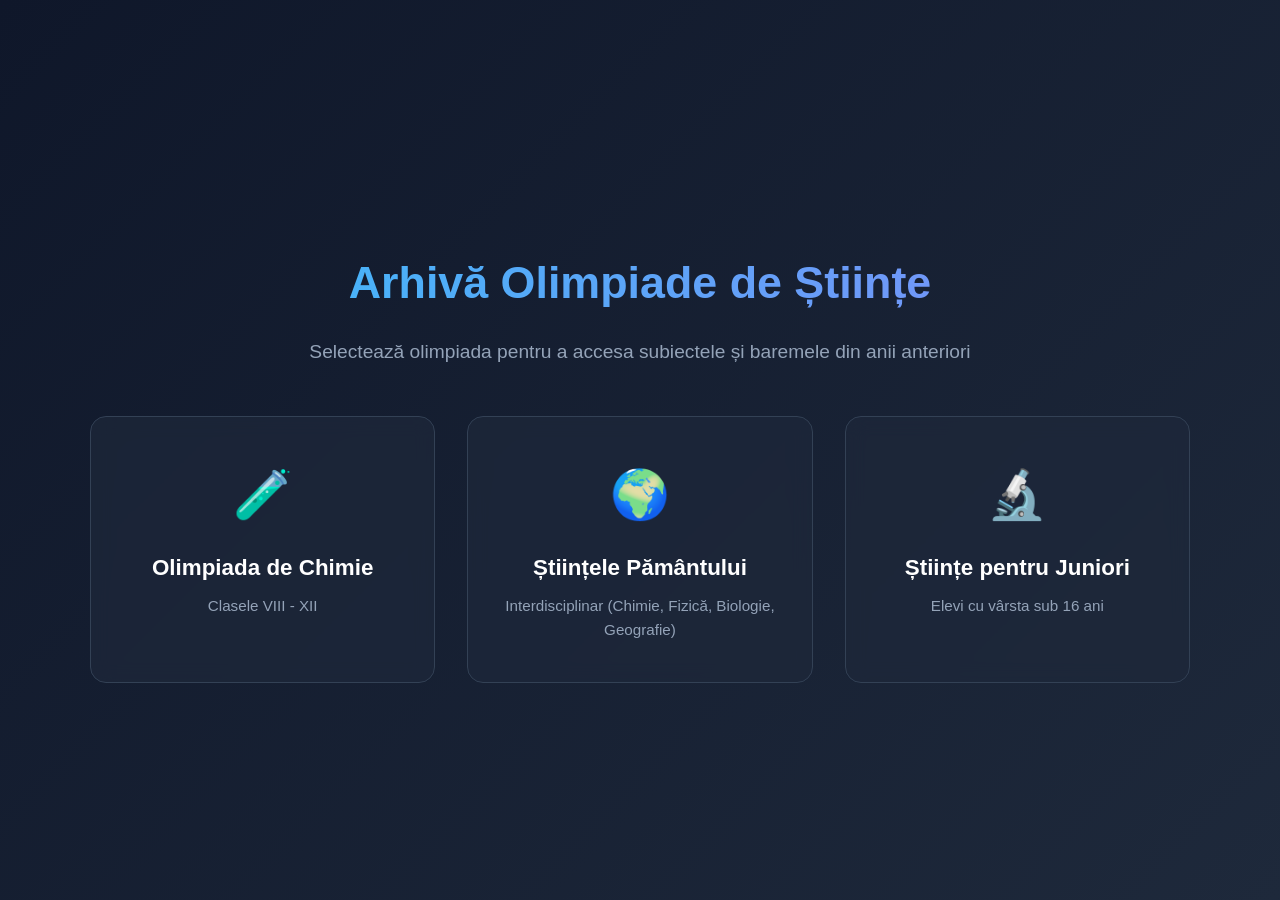
<file: index.html>
<!DOCTYPE html>
<html lang="ro">
<head>
    <meta charset="UTF-8">
    <meta name="viewport" content="width=device-width, initial-scale=1.0">
    <title>Portal Olimpiade de Științe</title>
    <link rel="stylesheet" href="style.css">
</head>
<body class="home-body">

    <div class="welcome-container">
        <h1>Arhivă Olimpiade de Științe</h1>
        <p class="subtitle">Selectează olimpiada pentru a accesa subiectele și baremele din anii anteriori</p>
        
        <!-- Cele 3 butoane mari de navigare -->
        <div class="olympiad-grid">
            <a href="chimie.html" class="olympiad-card card-chimie">
                <div class="card-icon">🧪</div>
                <h2>Olimpiada de Chimie</h2>
                <p>Clasele VIII - XII</p>
            </a>

            <a href="pamant.html" class="olympiad-card card-pamant">
                <div class="card-icon">🌍</div>
                <h2>Științele Pământului</h2>
                <p>Interdisciplinar (Chimie, Fizică, Biologie, Geografie)</p>
            </a>

            <a href="juniori.html" class="olympiad-card card-juniori">
                <div class="card-icon">🔬</div>
                <h2>Științe pentru Juniori</h2>
                <p>Elevi cu vârsta sub 16 ani</p>
            </a>
        </div>
    </div>

</body>
</html>
</file>
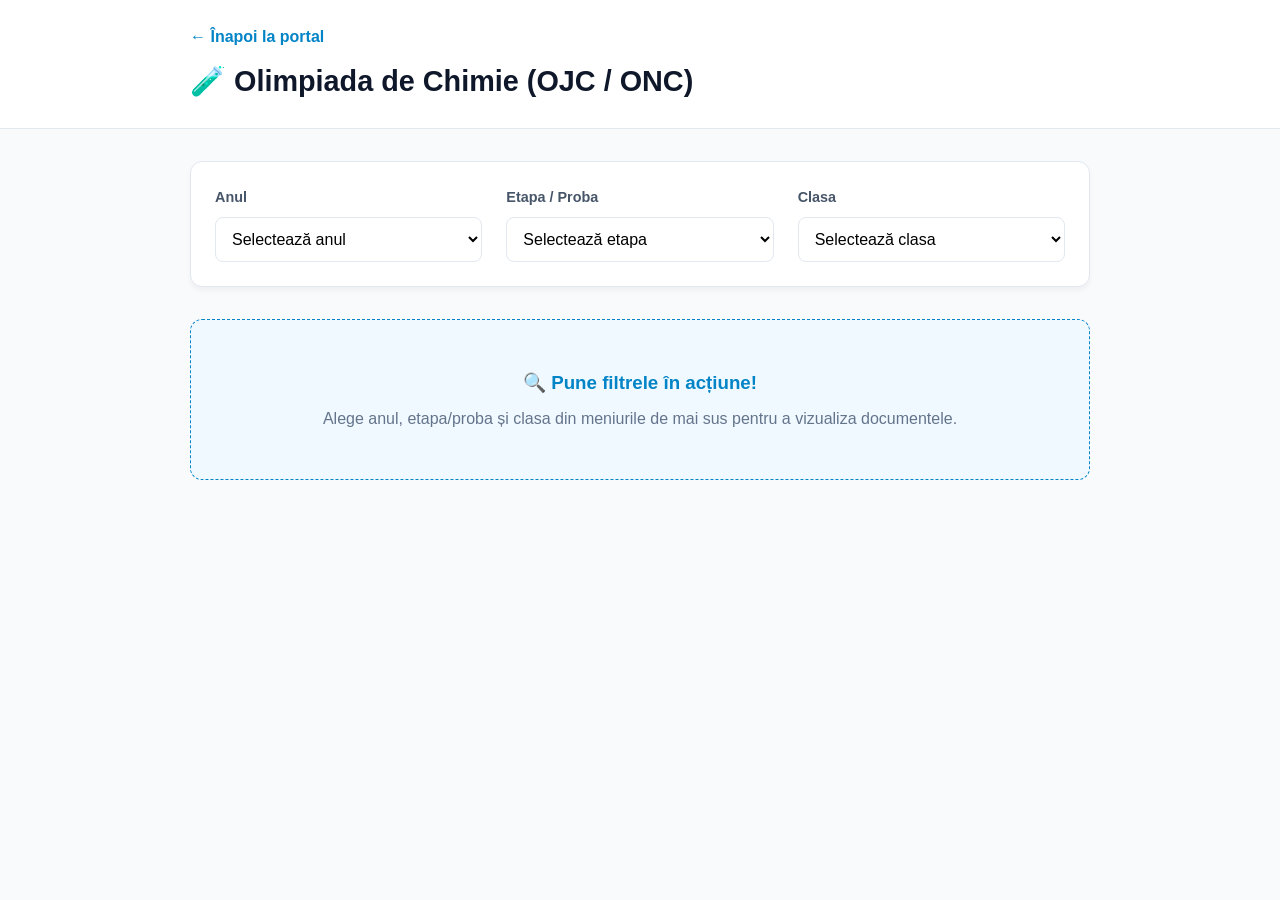
<file: chimie.html>
<!DOCTYPE html>
<html lang="ro">
<head>
    <meta charset="UTF-8">
    <meta name="viewport" content="width=device-width, initial-scale=1.0">
    <title>Olimpiada de Chimie - SciArhive</title>
    <link rel="stylesheet" href="style.css">
</head>
<body>

    <header>
        <div class="container" style="margin:0 auto; padding:0;">
            <a href="index.html" class="back-link">← Înapoi la portal</a>
            <h1>🧪 Olimpiada de Chimie (OJC / ONC)</h1>
        </div>
    </header>

    <div class="container">
        <div class="search-box">
            <div class="filter-group">
                <label for="filter-year">Anul</label>
                <select id="filter-year" onchange="filtreaza()">
                    <option value="toate">Selectează anul</option>
                    <option value="2025">2025</option>
                </select>
            </div>

            <div class="filter-group">
                <label for="filter-stage">Etapa / Proba</label>
                <select id="filter-stage" onchange="filtreaza()">
                    <option value="toate">Selectează etapa</option>
                    <option value="Judeteana">Etapa Județeană (OJC)</option>
                    <option value="Nationala_Teoretica">Etapa Națională - Proba Teoretică (ONC)</option>
                    <option value="Nationala_Practica">Etapa Națională - Proba Practică (ONC)</option>
                </select>
            </div>

            <div class="filter-group">
                <label for="filter-grade">Clasa</label>
                <select id="filter-grade" onchange="filtreaza()">
                    <option value="toate">Selectează clasa</option>
                    <option value="7">Clasa a VII-a</option>
                    <option value="8">Clasa a VIII-a</option>
                    <option value="9">Clasa a IX-a</option>
                    <option value="10">Clasa a X-a</option>
                    <option value="11">Clasa a XI-a</option>
                    <option value="12">Clasa a XII-a</option>
                </select>
            </div>
        </div>

        <div id="results" class="results-container"></div>
    </div>

    <script>
        const dateChimie = [
            // ==========================================
            // ETAPA JUDEȚEANĂ (OJC 2025)
            // ==========================================
            { an: "2025", etapa: "Judeteana", clasa: "7", titlu: "Olimpiada de Chimie - Etapa Județeană", linkSub: "OJC_7_2025_S.pdf", linkBar: "OJC_7_2025_B.pdf" },
            { an: "2025", etapa: "Judeteana", clasa: "8", titlu: "Olimpiada de Chimie - Etapa Județeană", linkSub: "OJC_8_2025_S.pdf", linkBar: "OJC_8_2025_B.pdf" },
            { an: "2025", etapa: "Judeteana", clasa: "9", titlu: "Olimpiada de Chimie - Etapa Județeană", linkSub: "OJC_9_2025_S.pdf", linkBar: "OJC_9_2025_B.pdf" },
            { an: "2025", etapa: "Judeteana", clasa: "10", titlu: "Olimpiada de Chimie - Etapa Județeană", linkSub: "OJC_10_2025_S.pdf", linkBar: "OJC_10_2025_B.pdf" },
            { an: "2025", etapa: "Judeteana", clasa: "11", titlu: "Olimpiada de Chimie - Etapa Județeană", linkSub: "OJC_11_2025_S.pdf", linkBar: "OJC_11_2025_B.pdf" },
            { an: "2025", etapa: "Judeteana", clasa: "12", titlu: "Olimpiada de Chimie - Etapa Județeană", linkSub: "OJC_12_2025_S.pdf", linkBar: "OJC_12_2025_B.pdf" },

            // ==========================================
            // ETAPA NAȚIONALĂ - PROBA PRACTICĂ (ONC 2025)
            // ==========================================
            { an: "2025", etapa: "Nationala_Practica", clasa: "7", titlu: "Olimpiada Națională de Chimie - Proba Practică", linkSub: "ONC_7_2025_S_P.pdf", linkBar: "ONC_7_2025_B_P.pdf" },
            { an: "2025", etapa: "Nationala_Practica", clasa: "8", titlu: "Olimpiada Națională de Chimie - Proba Practică", linkSub: "ONC_8_2025_S_P.pdf", linkBar: "ONC_8_2025_B_P.pdf" },
            { an: "2025", etapa: "Nationala_Practica", clasa: "9", titlu: "Olimpiada Națională de Chimie - Proba Practică", linkSub: "ONC_9_2025_S_P.pdf", linkBar: "ONC_9_2025_B_P.pdf" },
            // Notă: adaugă liniile pentru clasele 10-12 practică dacă deții sau obții fișierele respective în viitor

            // ==========================================
            // ETAPA NAȚIONALĂ - PROBA TEORETICĂ (ONC 2025)
            // ==========================================
            { an: "2025", etapa: "Nationala_Teoretica", clasa: "10", titlu: "Olimpiada Națională de Chimie - Proba Teoretică", linkSub: "ONC_10_2025_S_T.pdf", linkBar: "ONC_10_2025_B_T.pdf" },
            { an: "2025", etapa: "Nationala_Teoretica", clasa: "11", titlu: "Olimpiada Națională de Chimie - Proba Teoretică", linkSub: "ONC_11_2025_S_T.pdf", linkBar: "ONC_11_2025_B_T.pdf" },
            { an: "2025", etapa: "Nationala_Teoretica", clasa: "12", titlu: "Olimpiada Națională de Chimie - Proba Teoretică", linkSub: "ONC_12_2025_S_T.pdf", linkBar: "ONC_12_2025_B_T.pdf" }
        ];

        function filtreaza() {
            const an = document.getElementById('filter-year').value;
            const etapa = document.getElementById('filter-stage').value;
            const clasa = document.getElementById('filter-grade').value;
            const container = document.getElementById('results');

            if (an === 'toate' && etapa === 'toate' && clasa === 'toate') {
                afiseazaMesajInitial();
                return;
            }

            container.innerHTML = '';

            const filtrate = dateChimie.filter(item => {
                return (an === 'toate' || item.an === an) &&
                       (etapa === 'toate' || item.etapa === etapa) &&
                       (clasa === 'toate' || item.clasa === clasa);
            });

            if(filtrate.length === 0) {
                container.innerHTML = '<div class="no-results"><h3>Niciun rezultat găsit</h3><p>Nu am găsit subiecte pentru această selecție.</p></div>';
                return;
            }

            filtrate.forEach(item => {
                let etapaAfisata = "Județeană";
                if (item.etapa === "Nationala_Teoretica") etapaAfisata = "Națională (Teoretică)";
                if (item.etapa === "Nationala_Practica") etapaAfisata = "Națională (Practică)";

                container.innerHTML += `
                    <div class="document-card">
                        <div class="doc-info">
                            <h3>${item.titlu}</h3>
                            <div class="tags">
                                <span class="tag">Anul ${item.an}</span>
                                <span class="tag">${etapaAfisata}</span>
                                <span class="tag">Clasa a ${item.clasa}-a</span>
                            </div>
                        </div>
                        <div class="doc-buttons">
                            <a href="${item.linkSub}" target="_blank" class="btn btn-subject">Subiect (PDF)</a>
                            <a href="${item.linkBar}" target="_blank" class="btn btn-scheme">Barem (PDF)</a>
                        </div>
                    </div>`;
            });
        }

        function afiseazaMesajInitial() {
            document.getElementById('results').innerHTML = `
                <div class="no-results" style="border: 1px dashed var(--primary-color); background-color: #f0f9ff;">
                    <h3 style="color: var(--primary-color); margin: 0 0 0.5rem 0;">🔍 Pune filtrele în acțiune!</h3>
                    <p style="margin: 0;">Alege anul, etapa/proba și clasa din meniurile de mai sus pentru a vizualiza documentele.</p>
                </div>`;
        }

        afiseazaMesajInitial();
    </script>
</body>
</html>
</file>
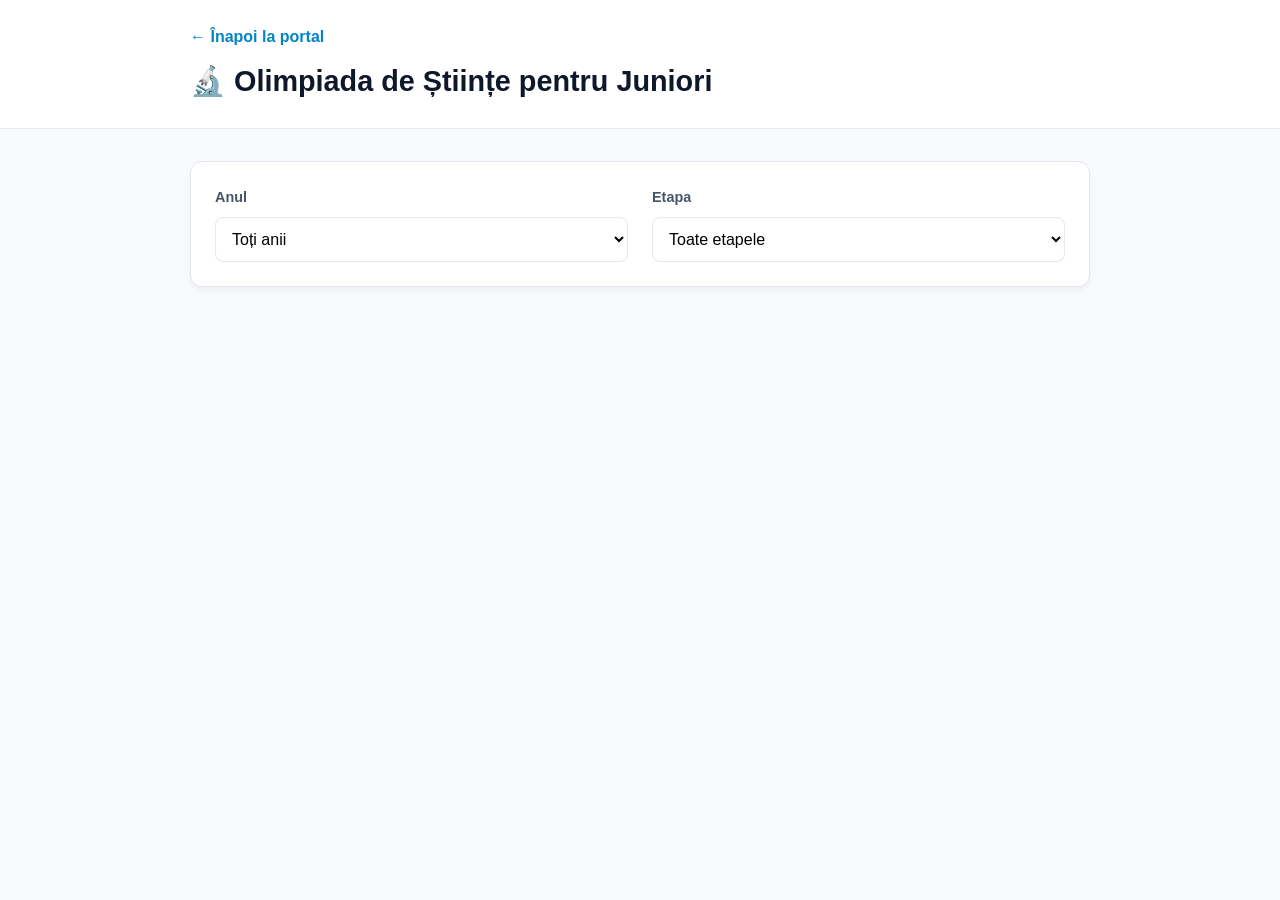
<file: juniori.html>
<!DOCTYPE html>
<html lang="ro">
<head>
    <meta charset="UTF-8">
    <meta name="viewport" content="width=device-width, initial-scale=1.0">
    <title>Olimpiada de Științe pentru Juniori</title>
    <link rel="stylesheet" href="style.css">
</head>
<body>

    <header>
        <div class="container" style="margin:0 auto; padding:0;">
            <a href="index.html" class="back-link">← Înapoi la portal</a>
            <h1>🔬 Olimpiada de Științe pentru Juniori</h1>
        </div>
    </header>

    <div class="container">
        <div class="search-box">
            <div class="filter-group">
                <label for="filter-year">Anul</label>
                <select id="filter-year" onchange="filtreaza()">
                    <option value="toate">Toți anii</option>
                    <option value="2024">2024</option>
                </select>
            </div>

            <div class="filter-group">
                <label for="filter-stage">Etapa</label>
                <select id="filter-stage" onchange="filtreaza()">
                    <option value="toate">Toate etapele</option>
                    <option value="Judeteana">Etapa Județeană</option>
                    <option value="Nationala">Etapa Națională</option>
                </select>
            </div>
        </div>

        <div id="results" class="results-container"></div>
    </div>

    <script>
        const dateJuniori = [
            { an: "2024", etapa: "Nationala", titlu: "Olimpiada de Științe pentru Juniori - Etapa Națională", linkSub": "pdf/juniori_2024_n_sub.pdf", linkBar: "pdf/juniori_2024_n_bar.pdf" }
        ];

        function filtreaza() {
            const an = document.getElementById('filter-year').value;
            const etapa = document.getElementById('filter-stage').value;
            const container = document.getElementById('results');
            container.innerHTML = '';

            const filtrate = dateJuniori.filter(item => {
                return (an === 'toate' || item.an === an) && (etapa === 'toate' || item.etapa === etapa);
            });

            if(filtrate.length === 0) {
                container.innerHTML = '<div class="no-results"><h3>Niciun rezultat</h3><p>Nu s-au găsit subiecte.</p></div>';
                return;
            }

            filtrate.forEach(item => {
                container.innerHTML += `
                    <div class="document-card">
                        <div class="doc-info">
                            <h3>${item.titlu}</h3>
                            <div class="tags">
                                <span class="tag">Anul ${item.an}</span>
                                <span class="tag">Etapa ${item.etapa}</span>
                            </div>
                        </div>
                        <div class="doc-buttons">
                            <a href="${item.linkSub}" target="_blank" class="btn btn-subject">Subiect</a>
                            <a href="${item.linkBar}" target="_blank" class="btn btn-scheme">Barem</a>
                        </div>
                    </div>`;
            });
        }
        filtreaza();
    </script>
</body>
</html>
</file>
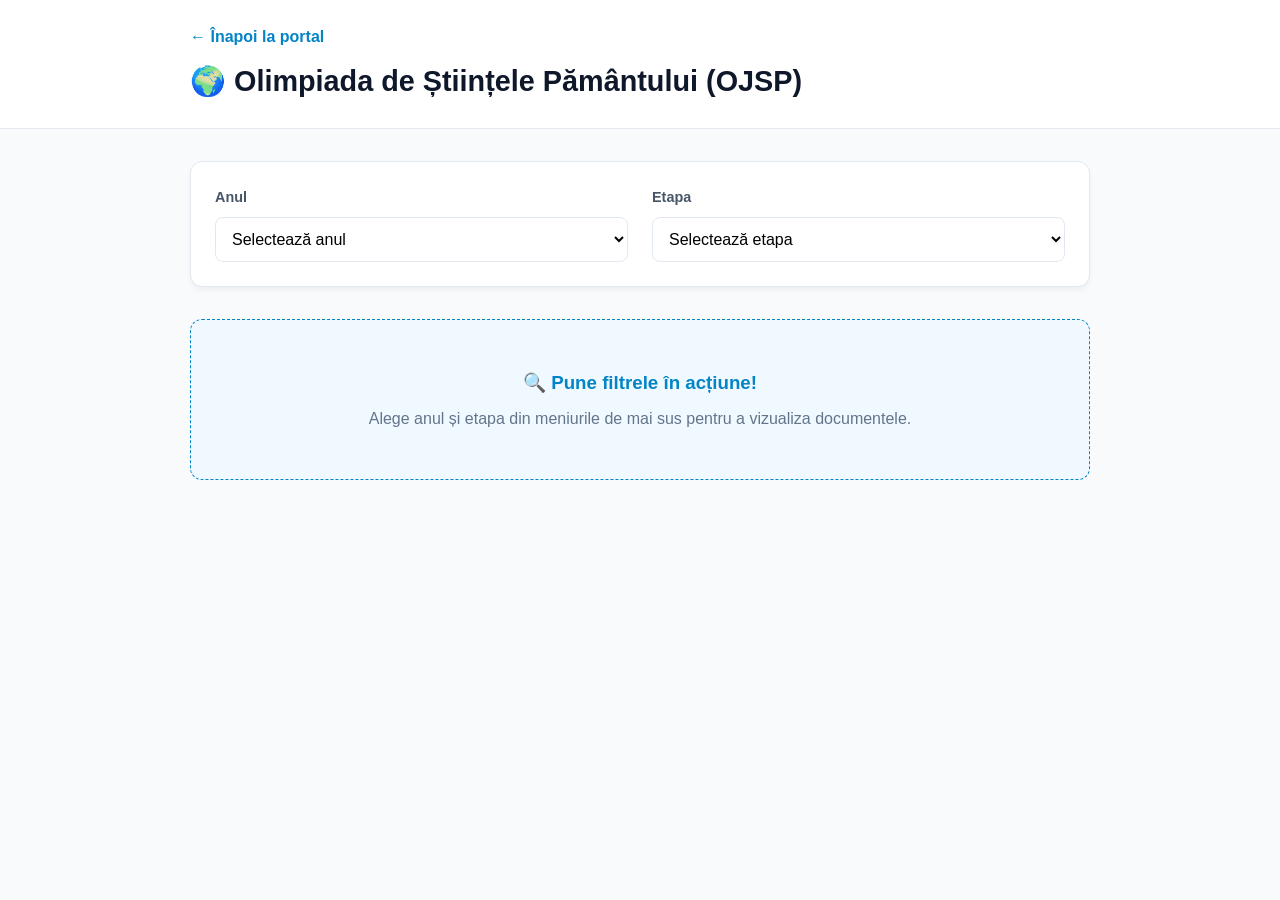
<file: pamant.html>
<!DOCTYPE html>
<html lang="ro">
<head>
    <meta charset="UTF-8">
    <meta name="viewport" content="width=device-width, initial-scale=1.0">
    <title>Științele Pământului - SciArhive</title>
    <link rel="stylesheet" href="style.css">
</head>
<body>

    <header>
        <div class="container" style="margin:0 auto; padding:0;">
            <a href="index.html" class="back-link">← Înapoi la portal</a>
            <h1>🌍 Olimpiada de Științele Pământului (OJSP)</h1>
        </div>
    </header>

    <div class="container">
        <div class="search-box">
            <div class="filter-group">
                <label for="filter-year">Anul</label>
                <select id="filter-year" onchange="filtreaza()">
                    <option value="toate">Selectează anul</option>
                    <option value="2025">2025</option>
                    <option value="2024">2024</option>
                </select>
            </div>

            <div class="filter-group">
                <label for="filter-stage">Etapa</label>
                <select id="filter-stage" onchange="filtreaza()">
                    <option value="toate">Selectează etapa</option>
                    <option value="Judeteana">Etapa Județeană (OJSP)</option>
                </select>
            </div>
        </div>

        <div id="results" class="results-container"></div>
    </div>

    <script>
        //Baza de date
        const datePamant = [
            { an: "2025", etapa: "Judeteana", titlu: "Olimpiada de Științele Pământului - Etapa Județeană", linkSub: "OJSP_2025_S.pdf", linkBar: "OJSP_2025_B.pdf" },
            { an: "2024", etapa: "Judeteana", titlu: "Olimpiada de Științele Pământului - Etapa Județeană", linkSub: "OJSP_2024_S.pdf", linkBar: "OJSP_2024_B.pdf" }
        ];

        function filtreaza() {
            const an = document.getElementById('filter-year').value;
            const etapa = document.getElementById('filter-stage').value;
            const container = document.getElementById('results');

            // Menținem ecranul curat dacă nu s-a selectat nimic complet
            if (an === 'toate' && etapa === 'toate') {
                afiseazaMesajInitial();
                return;
            }

            container.innerHTML = '';

            const filtrate = datePamant.filter(item => {
                const matchAn = (an === 'toate' || item.an === an);
                const matchEtapa = (etapa === 'toate' || item.etapa === etapa);
                return matchAn && matchEtapa;
            });

            if(filtrate.length === 0) {
                container.innerHTML = '<div class="no-results"><h3>Niciun rezultat găsit</h3><p>Nu am găsit subiecte pentru selecția făcută.</p></div>';
                return;
            }

            filtrate.forEach(item => {
                container.innerHTML += `
                    <div class="document-card">
                        <div class="doc-info">
                            <h3>${item.titlu}</h3>
                            <div class="tags">
                                <span class="tag">Anul ${item.an}</span>
                                <span class="tag">Etapa Județeană</span>
                                <span class="tag">Liceu (IX-XI)</span>
                            </div>
                        </div>
                        <div class="doc-buttons">
                            <a href="${item.linkSub}" target="_blank" class="btn btn-subject">Subiect (PDF)</a>
                            <a href="${item.linkBar}" target="_blank" class="btn btn-scheme">Barem (PDF)</a>
                        </div>
                    </div>`;
            });
        }

        function afiseazaMesajInitial() {
            document.getElementById('results').innerHTML = `
                <div class="no-results" style="border: 1px dashed var(--primary-color); background-color: #f0f9ff;">
                    <h3 style="color: var(--primary-color); margin: 0 0 0.5rem 0;">🔍 Pune filtrele în acțiune!</h3>
                    <p style="margin: 0;">Alege anul și etapa din meniurile de mai sus pentru a vizualiza documentele.</p>
                </div>`;
        }

        // Inițializăm pagina cu ecranul curat
        afiseazaMesajInitial();
    </script>
</body>
</html>
</file>
<file: style.css>
:root {
    --primary-color: #0284c7;
    --primary-hover: #0369a1;
    --bg-color: #f8fafc;
    --card-bg: #ffffff;
    --text-color: #334155;
    --border-color: #e2e8f0;
}

body {
    font-family: 'Segoe UI', Tahoma, Geneva, Verdana, sans-serif;
    background-color: var(--bg-color);
    color: var(--text-color);
    margin: 0;
    padding: 0;
    line-height: 1.6;
}

/* Stiluri speciale pentru Pagina de Deschiere (Home) */
.home-body {
    background: linear-gradient(135deg, #0f172a 0%, #1e293b 100%);
    color: #f8fafc;
    min-height: 100vh;
    display: flex;
    align-items: center;
    justify-content: center;
}

.welcome-container {
    max-width: 1100px;
    width: 100%;
    margin: 0 auto;
    padding: 2rem;
    text-align: center;
}

.welcome-container h1 {
    font-size: 2.8rem;
    margin-bottom: 0.5rem;
    background: linear-gradient(to right, #38bdf8, #818cf8);
    -webkit-background-clip: text;
    -webkit-text-fill-color: transparent;
}

.welcome-container .subtitle {
    font-size: 1.2rem;
    color: #94a3b8;
    margin-bottom: 3rem;
}

.olympiad-grid {
    display: grid;
    grid-template-columns: repeat(auto-fit, minmax(280px, 1fr));
    gap: 2rem;
}

.olympiad-card {
    background-color: rgba(30, 41, 59, 0.7);
    border: 1px solid #334155;
    border-radius: 16px;
    padding: 2.5rem 1.5rem;
    text-decoration: none;
    color: white;
    transition: all 0.3s ease;
    backdrop-filter: blur(10px);
}

.olympiad-card:hover {
    transform: translateY(-8px);
    box-shadow: 0 20px 25px -5px rgba(0, 0, 0, 0.3);
    border-color: var(--primary-color);
}

.card-icon {
    font-size: 3rem;
    margin-bottom: 1rem;
}

.olympiad-card h2 {
    margin: 0 0 0.5rem 0;
    font-size: 1.4rem;
}

.olympiad-card p {
    margin: 0;
    color: #94a3b8;
    font-size: 0.95rem;
}

/* Stiluri pentru Paginile Interioare de Filtrare */
header {
    background-color: var(--card-bg);
    border-bottom: 1px solid var(--border-color);
    padding: 1.5rem 1rem;
    position: relative;
}

.back-link {
    display: inline-block;
    color: var(--primary-color);
    text-decoration: none;
    font-weight: 600;
    margin-bottom: 0.5rem;
}

.back-link:hover {
    text-decoration: underline;
}

header h1 {
    margin: 0;
    color: #0f172a;
    font-size: 1.8rem;
}

.container {
    max-width: 900px;
    margin: 2rem auto;
    padding: 0 1rem;
}

.search-box {
    background-color: var(--card-bg);
    padding: 1.5rem;
    border-radius: 12px;
    box-shadow: 0 4px 6px -1px rgba(0, 0, 0, 0.05);
    display: grid;
    grid-template-columns: repeat(auto-fit, minmax(200px, 1fr));
    gap: 1.5rem;
    margin-bottom: 2rem;
    border: 1px solid var(--border-color);
}

.filter-group {
    display: flex;
    flex-direction: column;
    gap: 0.5rem;
}

.filter-group label {
    font-weight: 600;
    font-size: 0.9rem;
    color: #475569;
}

.filter-group select {
    padding: 0.75rem;
    border: 1px solid var(--border-color);
    border-radius: 8px;
    background-color: #fff;
    font-size: 1rem;
    outline: none;
    cursor: pointer;
}

.filter-group select:focus {
    border-color: var(--primary-color);
}

.results-container {
    display: flex;
    flex-direction: column;
    gap: 1rem;
}

.document-card {
    background-color: var(--card-bg);
    padding: 1.2rem 1.5rem;
    border-radius: 12px;
    border: 1px solid var(--border-color);
    display: flex;
    justify-content: space-between;
    align-items: center;
    flex-wrap: wrap;
    gap: 1rem;
}

.doc-info h3 {
    margin: 0 0 0.5rem 0;
    font-size: 1.15rem;
    color: #1e293b;
}

.tags {
    display: flex;
    gap: 0.5rem;
}

.tag {
    background-color: #f1f5f9;
    color: #64748b;
    padding: 0.25rem 0.75rem;
    border-radius: 20px;
    font-size: 0.8rem;
    font-weight: 500;
}

.doc-buttons {
    display: flex;
    gap: 0.75rem;
}

.btn {
    display: inline-block;
    padding: 0.55rem 1.2rem;
    border-radius: 8px;
    font-size: 0.9rem;
    font-weight: 600;
    text-decoration: none;
    transition: background-color 0.2s;
}

.btn-subject {
    background-color: #e0f2fe;
    color: var(--primary-color);
}

.btn-subject:hover {
    background-color: #bae6fd;
}

.btn-scheme {
    background-color: var(--primary-color);
    color: white;
}

.btn-scheme:hover {
    background-color: var(--primary-hover);
}

.no-results {
    text-align: center;
    padding: 3rem;
    color: #64748b;
    background-color: var(--card-bg);
    border-radius: 12px;
    border: 1px solid var(--border-color);
}
</file>
